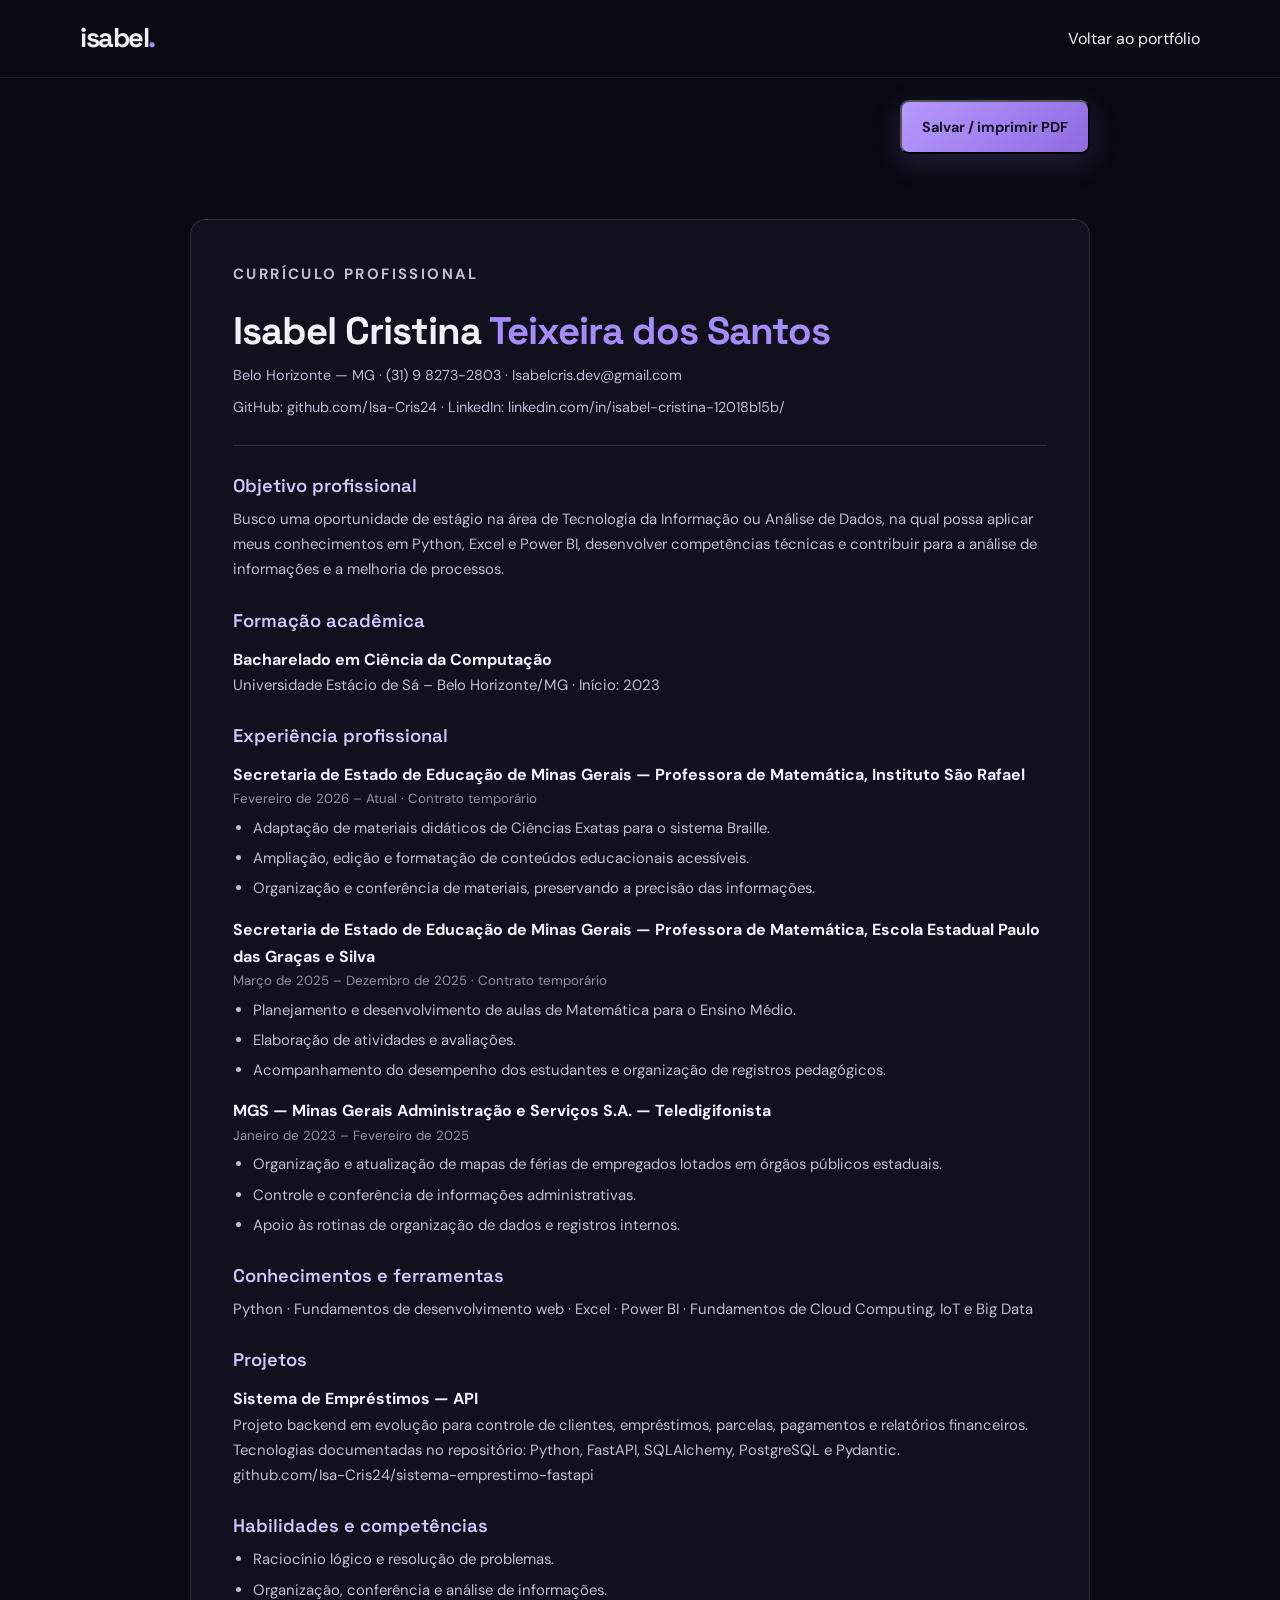
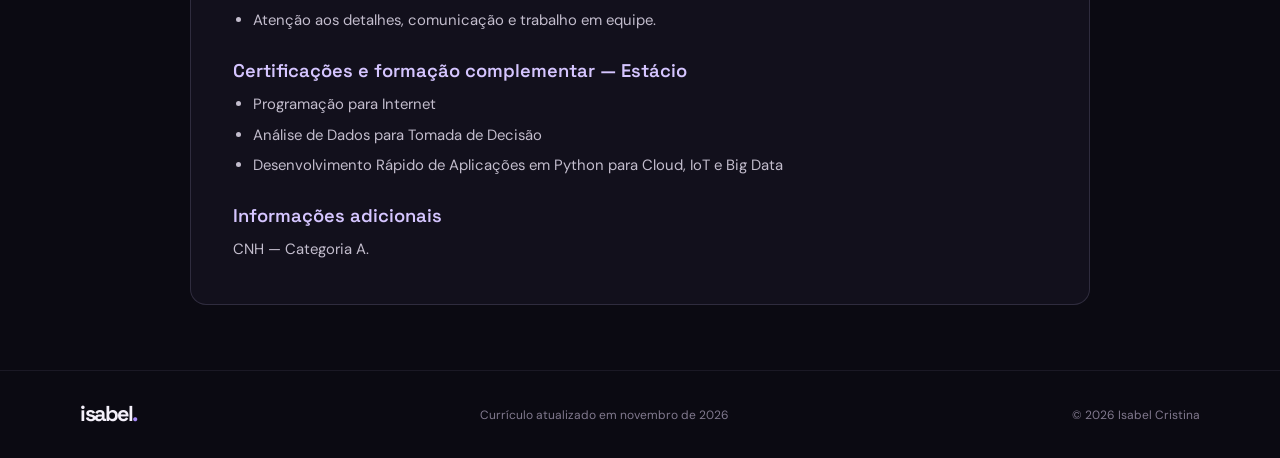
<file: curriculo.html>
<!DOCTYPE html>
<html lang="pt-BR">
<head>
<meta charset="UTF-8">
<meta name="viewport" content="width=device-width, initial-scale=1.0">
<meta name="description" content="Currículo profissional de Isabel Cristina Teixeira dos Santos.">
<meta name="theme-color" content="#0b0a12">
<title>Currículo | Isabel Cristina</title>
<link rel="preconnect" href="https://fonts.googleapis.com">
<link rel="preconnect" href="https://fonts.gstatic.com" crossorigin>
<link href="https://fonts.googleapis.com/css2?family=DM+Sans:wght@400;500;600;700&family=Space+Grotesk:wght@500;600;700&display=swap" rel="stylesheet">
<link rel="stylesheet" href="css/style.css">
<style>
.resume{max-width:900px;margin:65px auto;padding:42px;background:#12101c;border:1px solid rgba(213,197,255,.15);border-radius:16px}
.resume-head{display:flex;justify-content:space-between;gap:24px;align-items:flex-start;border-bottom:1px solid rgba(213,197,255,.15);padding-bottom:25px;margin-bottom:28px}
.resume h1{font:700 2.4rem 'Space Grotesk',sans-serif;letter-spacing:-1px}
.resume h1 span{color:#a78bfa}
.resume .contact{color:#c2b9d0;font-size:.9rem;margin-top:8px}
.resume h2{font:600 1.15rem 'Space Grotesk',sans-serif;color:#d5c5ff;margin:26px 0 10px}
.resume p,.resume li{color:#c3bdcd;font-size:.93rem}
.resume ul{padding-left:20px}
.resume li{margin:5px 0}
.resume .job{margin:14px 0}
.resume .job strong{color:#f4f0fa}
.resume .muted{color:#968da4;font-size:.83rem}
.resume-actions{display:flex;justify-content:flex-end;gap:10px;max-width:900px;margin:22px auto}
@media(max-width:700px){.resume{margin:25px 18px;padding:24px}.resume-head{display:block}.resume h1{font-size:1.8rem}.resume-actions{margin:18px}}
@media print{body{background:#fff;color:#171222}.site-header,.resume-actions,.footer{display:none!important}.resume{margin:0 auto;padding:20px;background:#fff;border:0;color:#171222}.resume h1,.resume .job strong{color:#171222}.resume h1 span,.resume h2{color:#6240a5}.resume p,.resume li,.resume .contact,.resume .muted{color:#333}.resume h2{break-after:avoid}.resume .job{break-inside:avoid}}
</style>
</head>
<body>
<header class="site-header"><nav class="nav container"><a class="brand" href="index.html">isabel<span>.</span></a><a class="nav-contact" href="index.html#contato">Voltar ao portfólio</a></nav></header>
<main class="container">
<div class="resume-actions"><button class="button button-primary" onclick="window.print()">Salvar / imprimir PDF</button></div>
<article class="resume">
<div class="resume-head"><div><p class="eyebrow">CURRÍCULO PROFISSIONAL</p><h1>Isabel Cristina <span>Teixeira dos Santos</span></h1><p class="contact">Belo Horizonte — MG · (31) 9 8273-2803 · Isabelcris.dev@gmail.com</p><p class="contact">GitHub: github.com/Isa-Cris24 · LinkedIn: linkedin.com/in/isabel-cristina-12018b15b/</p></div></div>
<h2>Objetivo profissional</h2>
<p>Busco uma oportunidade de estágio na área de Tecnologia da Informação ou Análise de Dados, na qual possa aplicar meus conhecimentos em Python, Excel e Power BI, desenvolver competências técnicas e contribuir para a análise de informações e a melhoria de processos.</p>
<h2>Formação acadêmica</h2>
<div class="job"><strong>Bacharelado em Ciência da Computação</strong><p>Universidade Estácio de Sá – Belo Horizonte/MG · Início: 2023</p></div>
<h2>Experiência profissional</h2>
<div class="job"><strong>Secretaria de Estado de Educação de Minas Gerais — Professora de Matemática, Instituto São Rafael</strong><p class="muted">Fevereiro de 2026 – Atual · Contrato temporário</p><ul><li>Adaptação de materiais didáticos de Ciências Exatas para o sistema Braille.</li><li>Ampliação, edição e formatação de conteúdos educacionais acessíveis.</li><li>Organização e conferência de materiais, preservando a precisão das informações.</li></ul></div>
<div class="job"><strong>Secretaria de Estado de Educação de Minas Gerais — Professora de Matemática, Escola Estadual Paulo das Graças e Silva</strong><p class="muted">Março de 2025 – Dezembro de 2025 · Contrato temporário</p><ul><li>Planejamento e desenvolvimento de aulas de Matemática para o Ensino Médio.</li><li>Elaboração de atividades e avaliações.</li><li>Acompanhamento do desempenho dos estudantes e organização de registros pedagógicos.</li></ul></div>
<div class="job"><strong>MGS — Minas Gerais Administração e Serviços S.A. — Teledigifonista</strong><p class="muted">Janeiro de 2023 – Fevereiro de 2025</p><ul><li>Organização e atualização de mapas de férias de empregados lotados em órgãos públicos estaduais.</li><li>Controle e conferência de informações administrativas.</li><li>Apoio às rotinas de organização de dados e registros internos.</li></ul></div>
<h2>Conhecimentos e ferramentas</h2>
<p>Python · Fundamentos de desenvolvimento web · Excel · Power BI · Fundamentos de Cloud Computing, IoT e Big Data</p>
<h2>Projetos</h2>
<div class="job"><strong>Sistema de Empréstimos — API</strong><p>Projeto backend em evolução para controle de clientes, empréstimos, parcelas, pagamentos e relatórios financeiros. Tecnologias documentadas no repositório: Python, FastAPI, SQLAlchemy, PostgreSQL e Pydantic.</p><p><a href="https://github.com/Isa-Cris24/sistema-emprestimo-fastapi" target="_blank" rel="noopener noreferrer">github.com/Isa-Cris24/sistema-emprestimo-fastapi</a></p></div>
<h2>Habilidades e competências</h2>
<ul><li>Raciocínio lógico e resolução de problemas.</li><li>Organização, conferência e análise de informações.</li><li>Atenção aos detalhes, comunicação e trabalho em equipe.</li></ul>
<h2>Certificações e formação complementar — Estácio</h2>
<ul><li>Programação para Internet</li><li>Análise de Dados para Tomada de Decisão</li><li>Desenvolvimento Rápido de Aplicações em Python para Cloud, IoT e Big Data</li></ul>
<h2>Informações adicionais</h2><p>CNH — Categoria A.</p>
</article>
</main>
<footer class="footer"><div class="container footer-inner"><a class="brand" href="index.html">isabel<span>.</span></a><p>Currículo atualizado em novembro de 2026</p><span>© 2026 Isabel Cristina</span></div></footer>
</body>
</html>
</file>
<file: css/style.css>
:root{--bg:#0b0a12;--surface:#12101c;--surface-2:#191625;--text:#f4f0fa;--muted:#aaa3b8;--purple:#a78bfa;--lilac:#d5c5ff;--line:rgba(213,197,255,.14);--container:1120px;--font:'DM Sans',sans-serif;--display:'Space Grotesk',sans-serif}
*{box-sizing:border-box;margin:0;padding:0}
html{scroll-behavior:smooth;scroll-padding-top:88px}
body{background:var(--bg);color:var(--text);font-family:var(--font);line-height:1.7;overflow-x:hidden}
a{color:inherit;text-decoration:none}
img{display:block;max-width:100%}
button{font:inherit}
::selection{background:rgba(167,139,250,.35);color:#fff}
.skip-link{position:absolute;top:-60px;left:1rem;z-index:2000;background:var(--lilac);color:#171222;padding:.7rem 1rem;border-radius:8px}
.skip-link:focus{top:1rem}
.container{width:min(var(--container),calc(100% - 48px));margin-inline:auto}
.section{padding:112px 0}
.section-muted{background:linear-gradient(180deg,rgba(25,22,37,.72),rgba(18,16,28,.72));border-block:1px solid rgba(213,197,255,.06)}
.site-header{height:78px;position:sticky;top:0;z-index:100;background:rgba(11,10,18,.84);backdrop-filter:blur(18px);border-bottom:1px solid rgba(213,197,255,.09)}
.nav{height:100%;display:flex;align-items:center;justify-content:space-between}
.brand{font-family:var(--display);font-size:1.7rem;font-weight:700;letter-spacing:-1.5px}
.brand span{color:var(--purple)}
.nav-links{display:flex;align-items:center;gap:32px;list-style:none}
.nav-links a{font-size:.9rem;color:#c5bfd0;transition:color .2s}
.nav-links a:hover,.nav-links a:focus-visible{color:var(--lilac)}
.nav-links .nav-contact{border:1px solid rgba(167,139,250,.5);padding:10px 16px;border-radius:8px;color:var(--lilac)}
.nav-contact i{font-size:.75rem;margin-left:5px}
.menu-toggle{display:none;background:none;border:0;color:var(--text);font-size:1.4rem;cursor:pointer}
.hero{min-height:calc(100svh - 78px);position:relative;display:flex;align-items:center;overflow:hidden;padding:90px 0 105px}
.hero-grid{display:grid;grid-template-columns:1.15fr .85fr;align-items:center;gap:70px;position:relative;z-index:1}
.hero-glow{position:absolute;border-radius:50%;filter:blur(90px);opacity:.16;pointer-events:none}
.glow-one{width:430px;height:430px;background:#8956e8;top:8%;left:-180px}
.glow-two{width:360px;height:360px;background:#5b3c9e;right:-130px;bottom:-80px}
.eyebrow{font-size:.72rem;letter-spacing:2.4px;color:var(--lilac);font-weight:700;margin-bottom:18px}
.status-dot{display:inline-block;width:7px;height:7px;background:#a78bfa;border-radius:50%;margin-right:8px;box-shadow:0 0 12px #a78bfa}
.hero-greeting{font-size:1.1rem;color:var(--muted);margin-bottom:4px}
.hero h1{font:700 clamp(3.6rem,7vw,6.4rem)/1.02 var(--display);letter-spacing:-5px;margin-bottom:18px}
.hero h1 span,.section-heading h2 span{color:var(--purple)}
.hero h2{font:500 clamp(1.15rem,2vw,1.55rem)/1.5 var(--display);color:#e5dff0;letter-spacing:-.5px}
.role-line{color:var(--muted);font-size:.92em}
.typing{color:var(--lilac);font-weight:600}
.cursor{color:var(--purple);animation:blink .8s infinite}
@keyframes blink{50%{opacity:0}}
.hero-description{max-width:590px;color:var(--muted);font-size:1.02rem;margin:24px 0 30px}
.hero-actions,.contact-actions{display:flex;flex-wrap:wrap;gap:13px}
.button{display:inline-flex;align-items:center;gap:10px;justify-content:center;padding:13px 20px;border-radius:9px;font-size:.9rem;font-weight:700;transition:transform .2s,background .2s,border .2s}
.button:hover{transform:translateY(-3px)}
.button-primary{background:linear-gradient(135deg,#b59aff,#8e6be0);color:#171222;box-shadow:0 8px 28px rgba(142,107,224,.2)}
.button-secondary{border:1px solid rgba(213,197,255,.25);color:var(--text);background:rgba(255,255,255,.02)}
.button-secondary:hover{border-color:var(--purple)}
.social-links{display:flex;gap:18px;margin-top:34px}
.social-links a{width:38px;height:38px;display:grid;place-items:center;border:1px solid var(--line);border-radius:50%;color:#cfc4e4;transition:.2s}
.social-links a:hover{background:var(--surface-2);color:var(--lilac);transform:translateY(-3px)}
.hero-visual{display:flex;align-items:center;flex-direction:column}
.portrait-frame{width:min(360px,80vw);aspect-ratio:1;position:relative;display:grid;place-items:center}
.hero-photo{width:76%;height:76%;object-fit:cover;object-position:center 30%;border-radius:50%;position:relative;z-index:2;border:5px solid #211a32;box-shadow:0 25px 80px rgba(0,0,0,.5)}
.portrait-orbit{position:absolute;border:1px solid rgba(185,157,255,.32);border-radius:50%;inset:4%;transform:rotate(-24deg)}
.orbit-b{inset:0;border-color:rgba(185,157,255,.13);transform:rotate(32deg) scaleX(.86)}
.floating-card{position:absolute;z-index:3;right:-3%;bottom:14%;display:flex;gap:12px;align-items:center;padding:13px 17px;background:rgba(25,22,37,.94);border:1px solid rgba(213,197,255,.2);border-radius:13px;box-shadow:0 12px 40px rgba(0,0,0,.4)}
.floating-icon{width:36px;height:36px;display:grid;place-items:center;background:rgba(167,139,250,.17);border-radius:9px;color:var(--lilac)}
.floating-card strong,.floating-card small{display:block;line-height:1.4}
.floating-card strong{font-size:.84rem}
.floating-card small{font-size:.72rem;color:var(--muted)}
.visual-caption{font-size:.75rem;color:#837b91;letter-spacing:.5px;margin-top:18px}
.scroll-cue{position:absolute;bottom:25px;left:50%;transform:translateX(-50%);display:flex;align-items:center;gap:10px;color:#81798e;font-size:.72rem;letter-spacing:1px}
.scroll-cue span{height:26px;width:16px;border:1px solid #726487;border-radius:12px;position:relative}
.scroll-cue span:after{content:"";position:absolute;top:5px;left:6px;width:2px;height:5px;background:var(--lilac);border-radius:3px;animation:scroll 1.4s infinite}
@keyframes scroll{to{transform:translateY(8px);opacity:0}}
.section-heading{max-width:720px;margin:0 auto 55px;text-align:center}
.section-heading .eyebrow{margin-bottom:13px}
.section-heading h2{font:600 clamp(2rem,4vw,3rem)/1.2 var(--display);letter-spacing:-1.5px}
.section-intro{color:var(--muted);margin:16px auto 0;max-width:590px}
.about-grid{display:grid;grid-template-columns:1fr;gap:0;align-items:center;max-width:820px;margin:auto}.about-copy{max-width:820px}
.about-photo-wrap{display:none}
.about-photo{display:none}
.photo-decoration{position:absolute;inset:18px -18px -18px 18px;border:1px solid rgba(167,139,250,.55);border-radius:16px}
.about-copy p{color:var(--muted);margin-bottom:17px}
.about-copy strong{color:#e7dcff;font-weight:600}
.about-highlights{display:flex;flex-wrap:wrap;gap:10px;margin-top:27px}
.about-highlights div{display:flex;align-items:center;gap:9px;padding:10px 13px;border:1px solid var(--line);border-radius:8px;color:#d9d0e8;font-size:.8rem;background:rgba(255,255,255,.018)}
.about-highlights i{color:var(--purple)}
.timeline{max-width:820px;margin:auto;position:relative}
.timeline:before{content:"";position:absolute;left:21px;top:10px;bottom:10px;width:1px;background:linear-gradient(var(--purple),rgba(167,139,250,.1))}
.timeline-item{position:relative;padding-left:66px;margin-bottom:25px}
.timeline-marker{position:absolute;left:0;top:21px;width:43px;height:43px;display:grid;place-items:center;border-radius:12px;background:#211a32;border:1px solid rgba(167,139,250,.35);color:var(--lilac);z-index:1}
.timeline-card{background:rgba(255,255,255,.025);border:1px solid var(--line);padding:23px 26px;border-radius:13px}
.timeline-meta,.project-topline{display:flex;align-items:center;justify-content:space-between;gap:12px;flex-wrap:wrap}
.timeline-meta{font-size:.77rem;color:var(--lilac);margin-bottom:9px}
.tag{font-size:.68rem;padding:4px 9px;border:1px solid rgba(167,139,250,.25);border-radius:20px;color:#cfc0ef;background:rgba(167,139,250,.08);white-space:nowrap}
.timeline-card h3,.project-content h3{font:600 1.2rem var(--display);margin-bottom:5px}
.timeline-card h4{font-size:.86rem;color:#b2a7c5;font-weight:500;margin-bottom:12px}
.timeline-card p{color:var(--muted);font-size:.9rem}
.project-grid{display:grid;grid-template-columns:repeat(2,1fr);gap:22px}
.project-card{overflow:hidden;border:1px solid var(--line);border-radius:15px;background:linear-gradient(145deg,#171422,#100e18);transition:transform .25s,border-color .25s}
.project-card:hover{transform:translateY(-5px);border-color:rgba(167,139,250,.45)}
.project-featured{grid-column:1/-1;display:grid;grid-template-columns:.85fr 1.15fr}
.project-art{min-height:220px;position:relative;display:grid;place-items:center;overflow:hidden;background:radial-gradient(circle at 50% 40%,rgba(129,91,205,.28),transparent 65%),#151120}
.project-featured .project-art{min-height:310px}
.art-window{width:62%;padding:23px;background:#100e18;border:1px solid rgba(190,165,255,.28);border-radius:12px;box-shadow:0 18px 55px #08070d;transform:rotate(-5deg)}
.art-window span{display:inline-block;width:7px;height:7px;border-radius:50%;background:#a78bfa;margin-right:4px}
.art-window code{display:block;color:#cfc1f5;font:500 .9rem/2 var(--display);margin-top:20px}
.art-symbol{position:absolute;right:12%;bottom:12%;font-size:2rem;color:rgba(207,190,255,.45)}
.art-mobile{background:radial-gradient(circle,rgba(142,107,224,.25),transparent 68%),#151120}
.phone-mock{width:130px;height:205px;border:4px solid #51446e;border-radius:22px;background:#0c0a12;padding:12px 8px;box-shadow:0 15px 40px #09070e;transform:rotate(7deg)}
.phone-speaker{height:4px;width:34px;background:#554b68;border-radius:5px;margin:0 auto 14px}
.phone-screen{display:flex;flex-direction:column;align-items:center;gap:8px;text-align:center;color:#e7dcff;font-size:.7rem}
.phone-screen>i{font-size:1.3rem;color:#b69aff}
.phone-screen small{font-size:.55rem;color:#aaa}
.phone-slot{width:100%;padding:5px 2px;background:#211a32;border-radius:5px;font-size:.56rem}
.art-access{background:radial-gradient(circle,rgba(142,107,224,.23),transparent 68%),#151120}
.braille-dots{display:grid;grid-template-columns:repeat(2,13px);grid-template-rows:repeat(3,13px);gap:10px;transform:rotate(-12deg)}
.braille-dots i{width:13px;height:13px;border-radius:50%;background:#c5aaff;box-shadow:0 0 16px rgba(167,139,250,.4)}
.project-content{padding:27px}
.project-type{font-size:.68rem;letter-spacing:1.4px;color:var(--lilac);font-weight:700}
.project-content h3{font-size:1.35rem;margin:15px 0 10px}
.project-content>p{font-size:.88rem;color:var(--muted)}
.tech-list{display:flex;flex-wrap:wrap;gap:7px;margin:19px 0}
.tech-list span,.skill-chips span{font-size:.7rem;padding:6px 9px;border-radius:6px;background:rgba(167,139,250,.09);border:1px solid rgba(167,139,250,.15);color:#d5c9ed}
.project-link{display:inline-flex;gap:9px;align-items:center;font-size:.82rem;color:var(--lilac);font-weight:700;margin-top:4px}
.project-link:hover{color:#fff}
.project-note{font-size:.72rem!important;color:#857d91!important;margin-top:-8px}
.projects-footnote{font-size:.78rem;color:#837b91;margin-top:24px;text-align:center}
.skills-grid{display:grid;grid-template-columns:repeat(3,1fr);gap:18px}
.skill-group{padding:27px;background:rgba(255,255,255,.025);border:1px solid var(--line);border-radius:13px}
.skill-icon{width:45px;height:45px;display:grid;place-items:center;background:rgba(167,139,250,.12);border-radius:11px;color:var(--lilac);font-size:1.1rem;margin-bottom:19px}
.skill-group h3{font:600 1.05rem var(--display);margin-bottom:17px}
.skill-chips{display:flex;flex-wrap:wrap;gap:8px}
.skill-chips span{font-size:.72rem}
.education-card{max-width:780px;margin:0 auto 18px;display:flex;align-items:center;gap:22px;padding:25px;background:linear-gradient(110deg,rgba(167,139,250,.12),rgba(255,255,255,.02));border:1px solid rgba(167,139,250,.23);border-radius:13px}
.education-icon{width:58px;height:58px;flex-shrink:0;display:grid;place-items:center;border-radius:13px;background:#251d38;color:var(--lilac);font-size:1.5rem}
.education-label{font-size:.68rem;letter-spacing:1.5px;color:var(--lilac);font-weight:700}
.education-card h3{font:600 1.35rem var(--display);margin:5px 0}
.education-card p,.cert-card p{font-size:.82rem;color:var(--muted)}
.cert-grid{max-width:780px;margin:auto;display:grid;grid-template-columns:1fr 1fr;gap:13px}
.cert-card{display:flex;gap:15px;align-items:flex-start;padding:19px;background:rgba(255,255,255,.025);border:1px solid var(--line);border-radius:11px}
.cert-card:last-child{grid-column:1/-1}
.cert-card>i{color:var(--purple);font-size:1.2rem;margin-top:4px}
.cert-card h3{font:600 .94rem/1.4 var(--display);margin-bottom:6px}
.contact-section{padding:75px 0;background:radial-gradient(ellipse at 15% 50%,rgba(120,83,191,.2),transparent 55%),#151120;border-block:1px solid var(--line)}
.contact-inner{display:flex;align-items:center;justify-content:space-between;gap:35px}
.contact-inner h2{font:600 clamp(1.8rem,4vw,2.8rem)/1.2 var(--display);letter-spacing:-1px}
.contact-inner p:not(.eyebrow){color:var(--muted);max-width:550px;margin-top:12px}
.contact-actions{flex-shrink:0}
.footer{padding:25px 0;border-top:1px solid rgba(213,197,255,.08)}
.footer-inner{display:flex;align-items:center;justify-content:space-between;gap:20px}
.footer-inner p,.footer-inner>span{font-size:.75rem;color:#81798e}
.footer .brand{font-size:1.35rem}
:focus-visible{outline:2px solid var(--lilac);outline-offset:4px}
@media(max-width:900px){.nav-links{gap:18px}.hero-grid{gap:30px}.hero h1{letter-spacing:-3px}.about-grid{gap:45px}.skills-grid{grid-template-columns:1fr 1fr}.skill-group:last-child{grid-column:1/-1}.project-featured{grid-template-columns:1fr 1fr}}
@media(max-width:700px){.container{width:min(100% - 36px,var(--container))}.section{padding:78px 0}.site-header{height:68px}.menu-toggle{display:block}.nav-links{display:none;position:absolute;top:68px;left:0;right:0;padding:15px 22px 22px;background:rgba(15,13,23,.98);border-bottom:1px solid var(--line);flex-direction:column;align-items:stretch;gap:0}.nav-links.open{display:flex}.nav-links li a{display:block;padding:12px 4px}.nav-links .nav-contact{display:inline-block;margin-top:8px;padding:9px 13px}.hero{min-height:auto;padding:76px 0 95px}.hero-grid{grid-template-columns:1fr;text-align:center;gap:42px}.hero-copy{order:1}.hero-visual{order:0}.hero-description{margin-inline:auto}.hero-actions,.social-links{justify-content:center}.hero h1{font-size:clamp(3.4rem,14vw,5.2rem)}.hero h2{font-size:1.12rem}.portrait-frame{width:min(270px,72vw)}.floating-card{right:-5%;bottom:10%}.scroll-cue{display:none}.section-heading{margin-bottom:38px}.section-heading h2{font-size:2rem}.about-grid{grid-template-columns:1fr;gap:40px}.about-photo-wrap{width:210px}.about-copy{text-align:left}.project-grid{grid-template-columns:1fr}.project-featured{grid-column:auto;grid-template-columns:1fr}.project-featured .project-art{min-height:230px}.project-art{min-height:205px}.skills-grid{grid-template-columns:1fr}.skill-group:last-child{grid-column:auto}.cert-grid{grid-template-columns:1fr}.cert-card:last-child{grid-column:auto}.contact-inner{align-items:flex-start;flex-direction:column}.footer-inner{flex-direction:column;text-align:center;gap:8px}}
@media(max-width:420px){.hero-actions{flex-direction:column}.hero-actions .button{width:100%}.timeline-item{padding-left:52px}.timeline:before{left:17px}.timeline-marker{width:36px;height:36px}.timeline-card{padding:19px}.education-card{align-items:flex-start;padding:19px}.education-icon{width:45px;height:45px}.floating-card{right:-10%;padding:10px 12px}}
@media(prefers-reduced-motion:reduce){*,*::before,*::after{scroll-behavior:auto!important;animation-duration:.01ms!important;animation-iteration-count:1!important;transition-duration:.01ms!important}}

.contact-phone{margin-top:10px;color:var(--lilac)!important;font-weight:600}

.contact-phone{margin-top:10px;color:var(--lilac)!important;font-weight:600}
.project-details{margin:18px 0 12px;padding:14px 16px;border:1px solid rgba(167,139,250,.17);background:rgba(167,139,250,.055);border-radius:9px}
.project-details strong{font-size:.78rem;color:#e8defa}
.project-details ul{margin:8px 0 0;padding-left:18px;color:var(--muted);font-size:.78rem}
.project-details li{margin:4px 0}

.additional-info{max-width:780px;margin:18px auto 0;color:var(--muted);font-size:.85rem;text-align:center}
</file>
